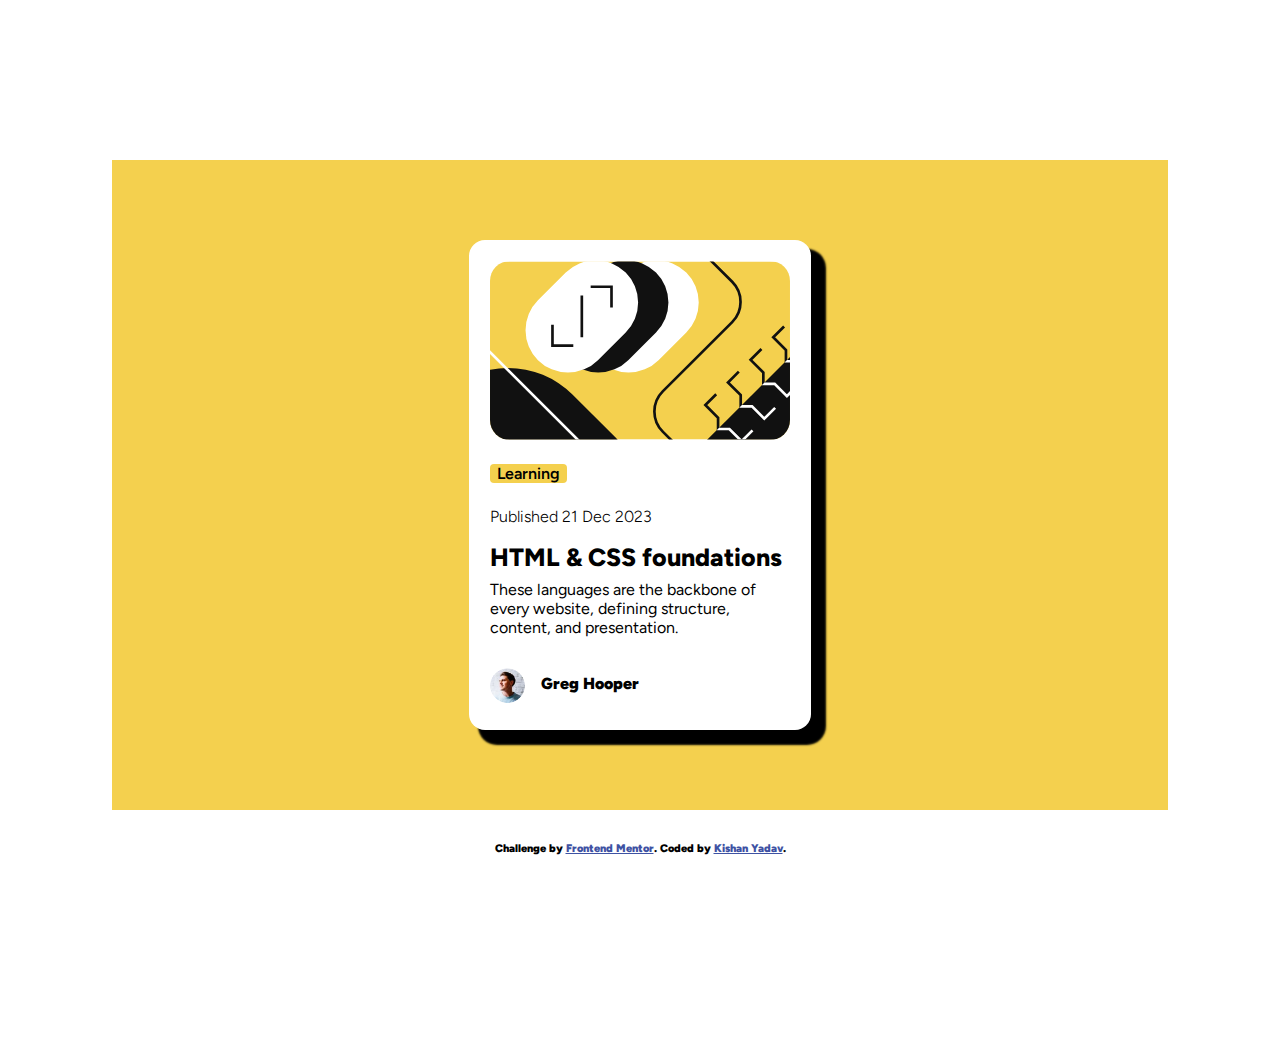
<file: index.html>
<!DOCTYPE html>
<html lang="en">
<head>
  <meta charset="UTF-8">
  <meta name="viewport" content="width=device-width, initial-scale=1.0"> <!-- displays site properly based on user's device -->

  <link rel="icon" type="image/png" sizes="32x32" href="./assets/images/favicon-32x32.png">
  
  <title>Frontend Mentor | Blog preview card</title>
  <link rel="stylesheet" href="style.css">

  
  <style>
    .attribution { font-size: 11px; text-align: center; }
    .attribution a { color: hsl(228, 45%, 44%); }
  </style>
</head>
<body>

  <div class="container">
    <div class="card-main">
      <div class="card">
        <img src  ="./assets/images/illustration-article.svg" alt="" srcset="">
        <div class="heading">Learning</div>
        <div class="subheading">Published 21 Dec 2023</div>
        <div class="bigtext">HTML & CSS foundations</div>
        <p>These languages are the backbone of every website, defining structure, content, and presentation.</p>
        <div class="class-img">
          <img src="./assets/images/image-avatar.webp" alt="" srcset="">
          <span>Greg Hooper</span>
        </div>
      </div>
    </div>
    
    <div class="attribution">
      Challenge by <a href="https://www.frontendmentor.io?ref=challenge" target="_blank">Frontend Mentor</a>. 
      Coded by <a href=""> Kishan Yadav</a>.
  </div>
 
  
  
  </div>
</body>
</html>
</file>
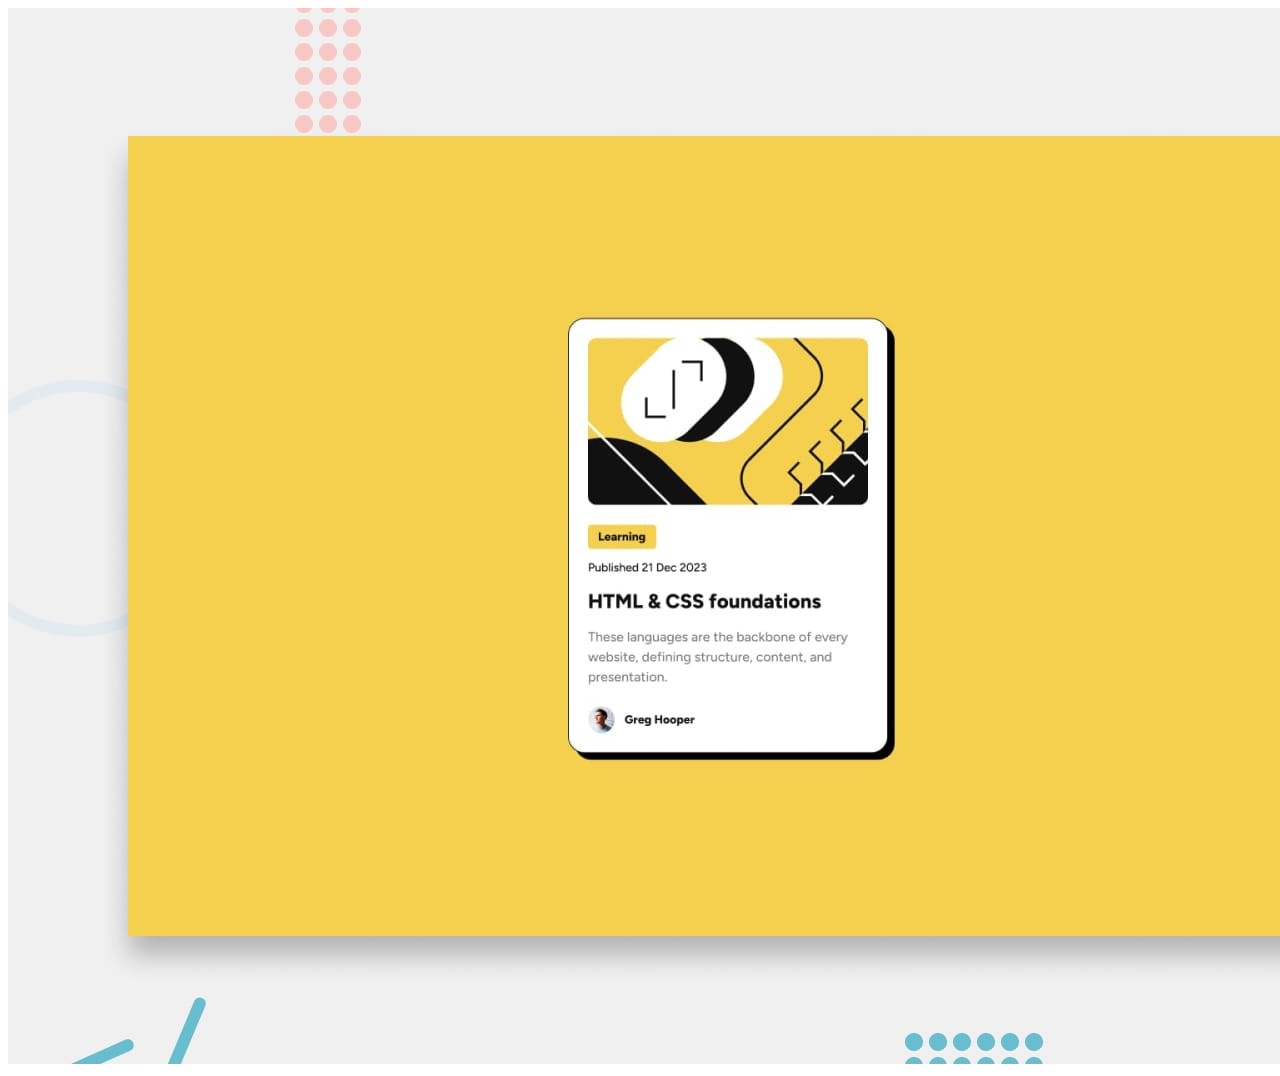
<file: design.html>
<!DOCTYPE html>
<html lang="en">
<head>
    <meta charset="UTF-8">
    <meta name="viewport" content="width=device-width, initial-scale=1.0">
    <title>Document</title>
</head>
<body>
    <img src="./design/desktop-preview.jpg" alt="" srcset="">
</body>
</html>
</file>
<file: style.css>
@import url('https://fonts.googleapis.com/css2?family=Figtree:ital,wght@0,300..900;1,300..900&family=Inter:wght@100..900&display=swap');

*{
    margin: 0;
    padding: 0;
}
body{
    box-sizing: border-box;
    font-family: "Figtree", sans-serif;
    background: #fff;
    min-height: 100vh;

}
.card-main{
    background: hsl(47, 88%, 63%) ;
    margin: 2rem;
    max-width: 70% ;
    margin: auto ;
    margin-top: 10rem;
    display: block;
    padding: 5rem;
   
    
   
}
.card-main .card{
   height: 100%;
   max-width: 300px;
   box-shadow: 12px 12px 2px 3px rgba(0, 0, 0, 1.3);

  
   background-color: rgb(255, 255, 255);
  
   padding: 1.3rem;
   border: 0.5 px solid black;
   border-radius: 1rem;
  margin: 0 auto;
  
}
img{
    width: 100%;
    max-width: 400px;
    border-radius: 20px;
    display: flex;
    justify-content: center;
    align-items: center;
    
}
.heading{
    background: hsl(47, 88%, 63%);
    width: 70px ;
    padding-left: 7px;
    border-radius: 4px;
    margin-top: 1.5rem;
    font-weight: 600;
}
.subheading{
    color: black;
    font-weight: 200;
    margin-top: 1.5rem;
}
.bigtext{
    font-weight: 800;
    font-size: 25px;
    margin-top: 1rem;

}
p{
    font-size: 16px;
    margin-top: 0.5rem;
}
.class-img {
    display: flex;
    align-items: center;
}
.class-img img{
    height: 35px;
    width: 35px;
    margin-top: 1.5rem;

}
span{
    margin: 1rem;
    font-size: 16px;
    font-weight: 900;
    margin-top: 2.3rem;
}
.attribution{
    margin-top: 2rem;
    font-size: 18px;
    color: rgb(0, 0, 0);
    font-weight: 900;
}
@media screen and (max-width: 600px) {
    .column {
      width: 100%;
      display: block;
      margin-bottom: 20px;
    }
  }
</file>
